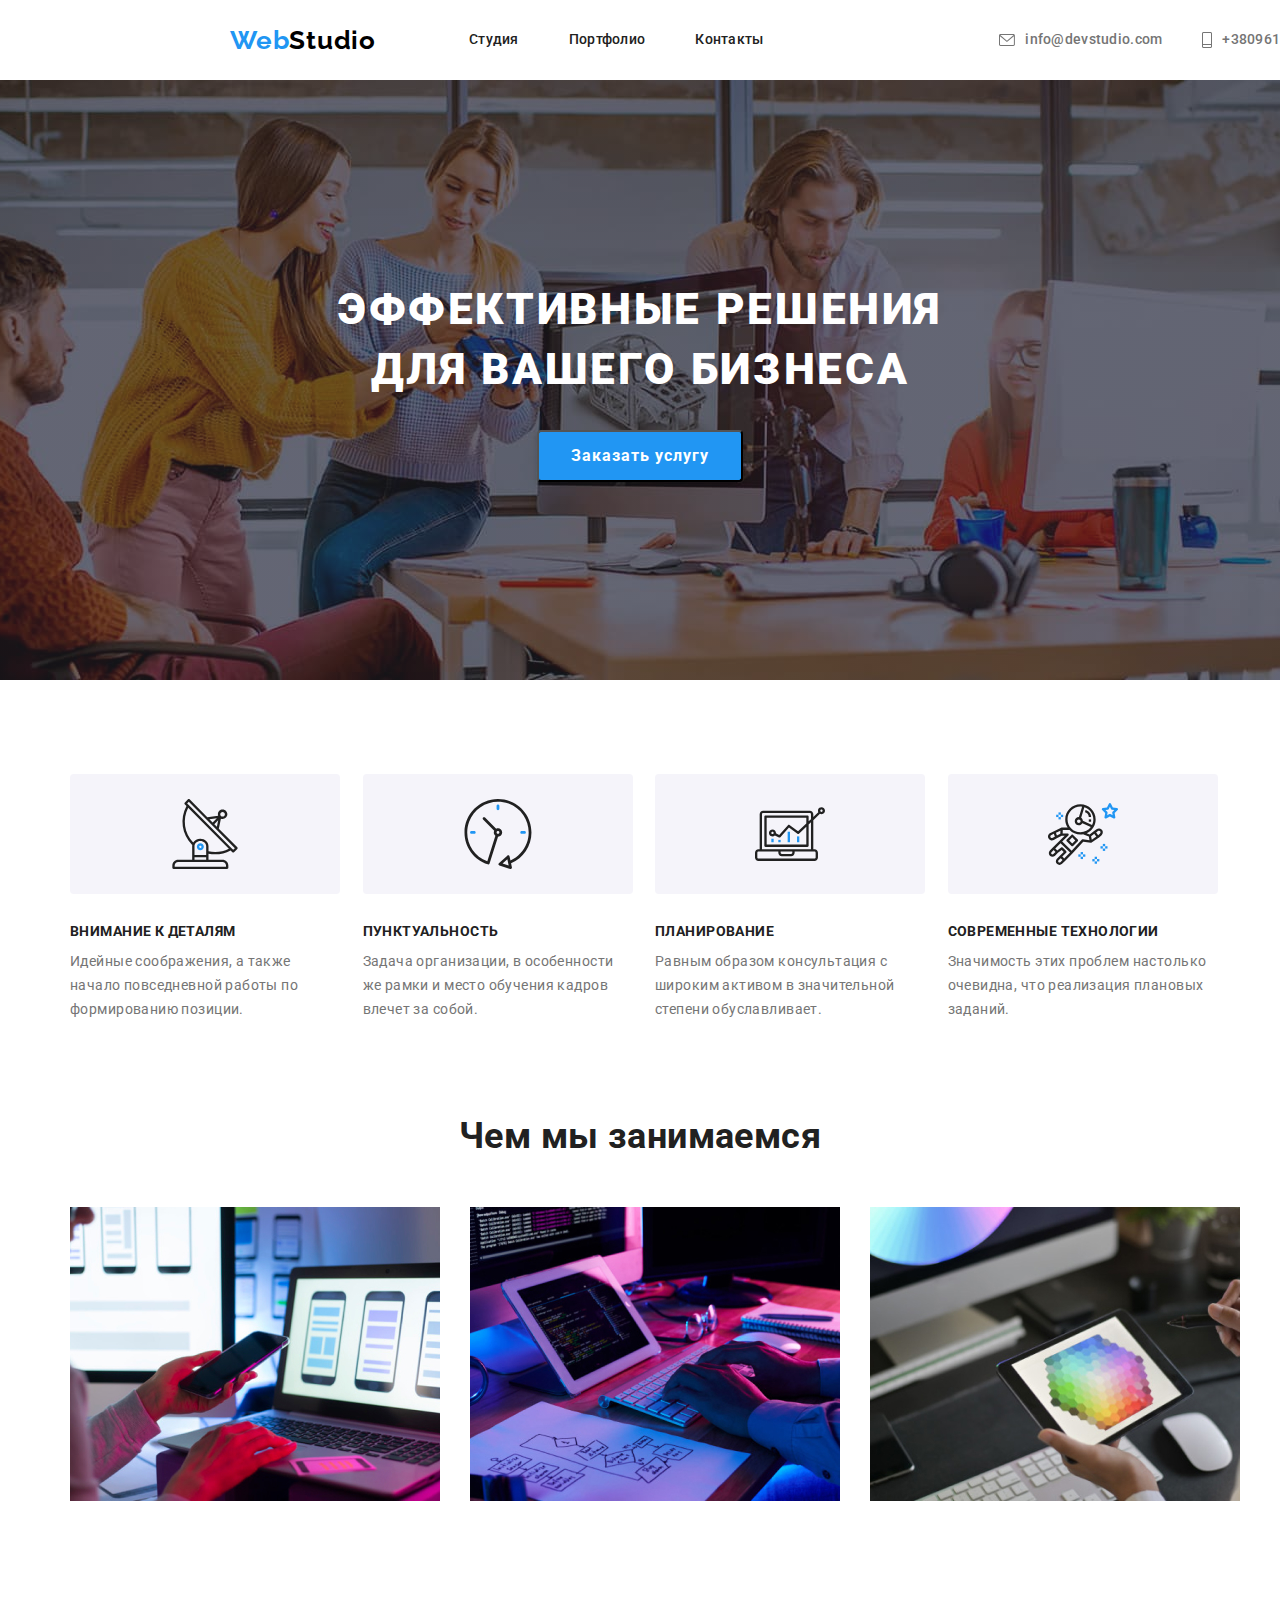
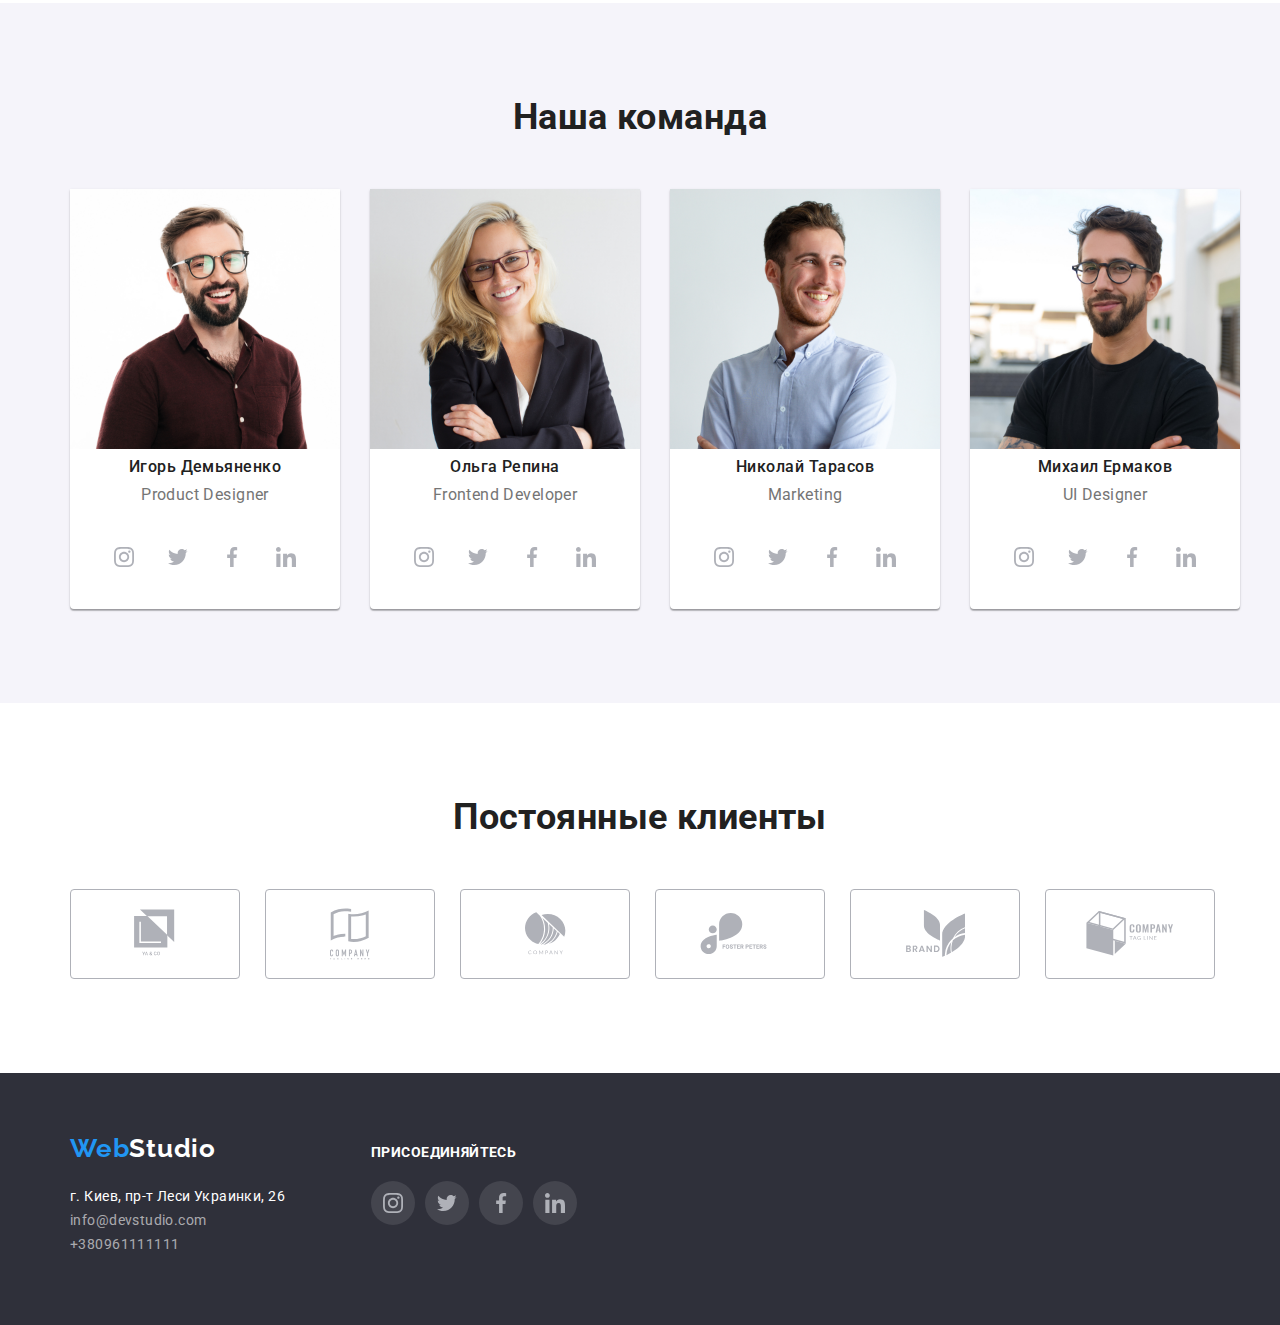
<file: index.html>
<!DOCTYPE html>
<html lang="en">
  <head>
    <meta charset="UTF-8" />
    <meta name="viewport" content="width=device-width, initial-scale=1.0" />
    <title>Document</title>

    <link
      href="https://fonts.googleapis.com/css2?family=Raleway:wght@700&family=Roboto:wght@400;500;700;900&display=swap"
      rel="stylesheet"
    />

    <link
      rel="stylesheet"
      href="https://cdnjs.cloudflare.com/ajax/libs/modern-normalize/0.6.0/modern-normalize.min.css"
    />

    <link rel="stylesheet" href="./css/styles.css" />
  </head>

  <body class="page">
    <header class="page-header">
      <div class="container flexbox">
        <nav class="navigation">
          <a href="./index.html" class="logo current"
            ><span class="logoacc">Web</span>Studio</a
          >
          <ul class="site-nav list">
            <li class="menu-item">
              <a href="./index.html" class="link">Студия</a>
            </li>
            <li class="menu-item">
              <a href="./portfolio.html" class="link">Портфолио</a>
            </li>
            <li class="menu-item"><a href="" class="link">Контакты</a></li>
          </ul>
        </nav>

        <div class="proba">
          <a href="mailto:info@devstudio.com" class="info">
            <svg class="button-info">
              <use
                width="16"
                height="12"
                href="./images/sprite.svg#envelope"
              ></use>
            </svg>
            info@devstudio.com
          </a>

          <a href="tel:+380961111111" class="tel info">
            <svg class="button-info-tel">
              <use href="./images/sprite.svg#icon-tel-1"></use>
            </svg>
            +380961111111</a
          >
        </div>
      </div>
    </header>

    <main>
      <article>
        <section class="hero">
          <div class="container-hero">
            <div class="container-hero">
              <h1 class="hero-title">
                Эффективные решения <br />
                для вашего бизнеса
              </h1>
              <button type="button" class="hero-button">Заказать услугу</button>
            </div>
          </div>
        </section>

        <section class="section-one sec">
          <div class="container">
            <ul class="section list">
              <li class="zzz list-item">
                <h3 class="section-sub">Внимание к деталям</h3>
                <div class="paragraf">
                  Идейные соображения, а также начало повседневной работы по
                  формированию позиции.
                </div>
              </li>

              <li class="zzz list-item">
                <h3 class="section-sub">Пунктуальность</h3>
                <div class="paragraf">
                  Задача организации, в особенности же рамки и место обучения
                  кадров влечет за собой.
                </div>
              </li>

              <li class="zzz list-item">
                <h3 class="section-sub">Планирование</h3>
                <div class="paragraf">
                  Равным образом консультация с широким активом в значительной
                  степени обуславливает.
                </div>
              </li>

              <li class="zzz list-item">
                <h3 class="section-sub">Современные технологии</h3>
                <div class="paragraf">
                  Значимость этих проблем настолько очевидна, что реализация
                  плановых заданий.
                </div>
              </li>
            </ul>
          </div>
        </section>

        <section class="section-one margin-botton">
          <div class="container">
            <h2 class="section-title">Чем мы занимаемся</h2>
            <ul class="robota list flex">
              <li class="rob">
                <img
                  src="./images/img.jpg"
                  width="370"
                  height="294"
                  alt="картинка синхронизации ПК"
                />
              </li>
              <li class="rob">
                <img
                  src="./images/img1.jpg"
                  width="370"
                  height="294"
                  alt="картинка напсаня кода"
                />
              </li>
              <li class="rob">
                <img
                  src="./images/img3.jpg"
                  width="370"
                  height="294"
                  alt="картинка мультицвет"
                />
              </li>
            </ul>
          </div>
        </section>

        <section class="section-one f margin-botton">
          <div class="container">
            <div class="bgc">
              <h2 class="section-title">Наша команда</h2>
              <ul class="section list">
                <li class="four">
                  <img
                    class="pictures"
                    src="./images/команда1.jpg"
                    width="270"
                    height="260"
                    alt="фото Игорь Демьяненко"
                  />
                  <h3 class="section-name">Игорь Демьяненко</h3>
                  <p class="section-en" lang="en">Product Designer</p>
                  <ul class="list button-a">
                    <li class="li-button">
                      <a class="href-button" href="">
                        <svg class="svg-button">
                          <use
                            href="./images/sprite.svg#icon-instagram-1"
                          ></use>
                        </svg>
                      </a>
                    </li>

                    <li class="li-button">
                      <a class="href-button" href="">
                        <svg class="svg-button">
                          <use href="./images/sprite.svg#icon-beard-1"></use>
                        </svg>
                      </a>
                    </li>

                    <li class="li-button">
                      <a class="href-button" href="">
                        <svg class="svg-button">
                          <use href="./images/sprite.svg#icon-facebook-1"></use>
                        </svg>
                      </a>
                    </li>

                    <li class="li-button">
                      <a class="href-button" href="">
                        <svg class="svg-button">
                          <use href="./images/sprite.svg#icon-linkedin-1"></use>
                        </svg>
                      </a>
                    </li>
                  </ul>
                </li>

                <li class="four">
                  <img
                    class="pictures"
                    src="./images/команда2.jpg"
                    width="270"
                    height="260"
                    alt="фото Ольга Репина"
                  />
                  <h3 class="section-name">Ольга Репина</h3>
                  <p class="section-en" lang="en">Frontend Developer</p>
                  <ul class="list button-a">
                    <li class="li-button">
                      <a class="href-button" href="">
                        <svg class="svg-button">
                          <use
                            href="./images/sprite.svg#icon-instagram-1"
                          ></use>
                        </svg>
                      </a>
                    </li>

                    <li class="li-button">
                      <a class="href-button" href="">
                        <svg class="svg-button">
                          <use href="./images/sprite.svg#icon-beard-1"></use>
                        </svg>
                      </a>
                    </li>

                    <li class="li-button">
                      <a class="href-button" href="">
                        <svg class="svg-button">
                          <use href="./images/sprite.svg#icon-facebook-1"></use>
                        </svg>
                      </a>
                    </li>

                    <li class="li-button">
                      <a class="href-button" href="">
                        <svg class="svg-button">
                          <use href="./images/sprite.svg#icon-linkedin-1"></use>
                        </svg>
                      </a>
                    </li>
                  </ul>
                </li>

                <li class="four">
                  <img
                    class="pictures"
                    src="./images/к3.jpg"
                    width="270"
                    height="260"
                    alt="фото Николай Тарасов"
                  />
                  <h3 class="section-name">Николай Тарасов</h3>
                  <p class="section-en" lang="en">Marketing</p>
                  <ul class="list button-a">
                    <li class="li-button">
                      <a class="href-button" href="">
                        <svg class="svg-button">
                          <use
                            href="./images/sprite.svg#icon-instagram-1"
                          ></use>
                        </svg>
                      </a>
                    </li>

                    <li class="li-button">
                      <a class="href-button" href="">
                        <svg class="svg-button">
                          <use href="./images/sprite.svg#icon-beard-1"></use>
                        </svg>
                      </a>
                    </li>

                    <li class="li-button">
                      <a class="href-button" href="">
                        <svg class="svg-button">
                          <use href="./images/sprite.svg#icon-facebook-1"></use>
                        </svg>
                      </a>
                    </li>

                    <li class="li-button">
                      <a class="href-button" href="">
                        <svg class="svg-button">
                          <use href="./images/sprite.svg#icon-linkedin-1"></use>
                        </svg>
                      </a>
                    </li>
                  </ul>
                </li>

                <li class="four">
                  <img
                    class="pictures"
                    src="./images/к4.jpg"
                    width="270"
                    height="260"
                    alt="фото Михаил Ермаков"
                  />
                  <h3 class="section-name">Михаил Ермаков</h3>
                  <p class="section-en" lang="en">UI Designer</p>
                  <ul class="list button-a">
                    <li class="li-button">
                      <a class="href-button" href="">
                        <svg class="svg-button">
                          <use
                            href="./images/sprite.svg#icon-instagram-1"
                          ></use>
                        </svg>
                      </a>
                    </li>

                    <li class="li-button">
                      <a class="href-button" href="">
                        <svg class="svg-button">
                          <use href="./images/sprite.svg#icon-beard-1"></use>
                        </svg>
                      </a>
                    </li>

                    <li class="li-button">
                      <a class="href-button" href="">
                        <svg class="svg-button">
                          <use href="./images/sprite.svg#icon-facebook-1"></use>
                        </svg>
                      </a>
                    </li>

                    <li class="li-button">
                      <a class="href-button" href="">
                        <svg class="svg-button">
                          <use href="./images/sprite.svg#icon-linkedin-1"></use>
                        </svg>
                      </a>
                    </li>
                  </ul>
                </li>
              </ul>
            </div>
          </div>
        </section>

        <section class="sec">
          <div class="container">
            <h2 class="section-title">Постоянные клиенты</h2>
            <ul class="list li-icon">
              <li class="six-link">
                <a class="logo-link" href="">
                  <svg class="logo-one">
                    <use href="./images/sprite.svg#icon-Client-1-1"></use>
                  </svg>
                </a>
              </li>

              <li class="six-link">
                <a class="logo-link" href="">
                  <svg class="logo-two">
                    <use href="./images/sprite.svg#icon-logo-2-1"></use>
                  </svg>
                </a>
              </li>

              <li class="six-link">
                <a class="logo-link" href="">
                  <svg class="logo-three">
                    <use href="./images/sprite.svg#icon-logo-3-1"></use>
                  </svg>
                </a>
              </li>

              <li class="six-link">
                <a class="logo-link" href="">
                  <svg class="logo-four">
                    <use href="./images/sprite.svg#icon-logo-4-1"></use>
                  </svg>
                </a>
              </li>

              <li class="six-link">
                <a class="logo-link" href="">
                  <svg class="logo-five">
                    <use href="./images/sprite.svg#icon-logo-5-1"></use>
                  </svg>
                </a>
              </li>

              <li class="six-link">
                <a class="logo-link" href="">
                  <svg class="logo-six">
                    <use href="./images/sprite.svg#icon-logo-6-1"></use>
                  </svg>
                </a>
              </li>
            </ul>
          </div>
        </section>
      </article>
    </main>

    <footer class="fon">
      <div class="container flexbox">
        <div class="footer">
          <div class="margin">
            <a href="./index.html" class="logo current"
              ><span class="logoacc">Web</span
              ><span class="logodark">Studio</span></a
            >
          </div>

          <div class="margin-nav">
            <span class="addres link">г. Киев, пр-т Леси Украинки, 26</span>

            <a href="mailto:info@devstudio.com" class="info-footer"
              >info@devstudio.com</a
            >
            <a href="tel:+380961111111" class="info-footer">+380961111111</a>
          </div>
        </div>

        <div class="footer-icon">
          <h3 class="tekst-footer">ПРИСОЕДИНЯЙТЕСЬ</h3>
          <ul class="list icon-footer">
            <li class="li-button">
              <a class="href-button white" href="">
                <svg class="svg-button">
                  <use href="./images/sprite.svg#icon-instagram-1"></use>
                </svg>
              </a>
            </li>

            <li class="li-button">
              <a class="href-button white" href="">
                <svg class="svg-button">
                  <use href="./images/sprite.svg#icon-beard-1"></use>
                </svg>
              </a>
            </li>

            <li class="li-button">
              <a class="href-button white" href="">
                <svg class="svg-button">
                  <use href="./images/sprite.svg#icon-facebook-1"></use>
                </svg>
              </a>
            </li>

            <li class="li-button">
              <a class="href-button white" href="">
                <svg class="svg-button">
                  <use href="./images/sprite.svg#icon-linkedin-1"></use>
                </svg>
              </a>
            </li>
          </ul>
        </div>
      </div>
    </footer>
  </body>
</html>
</file>
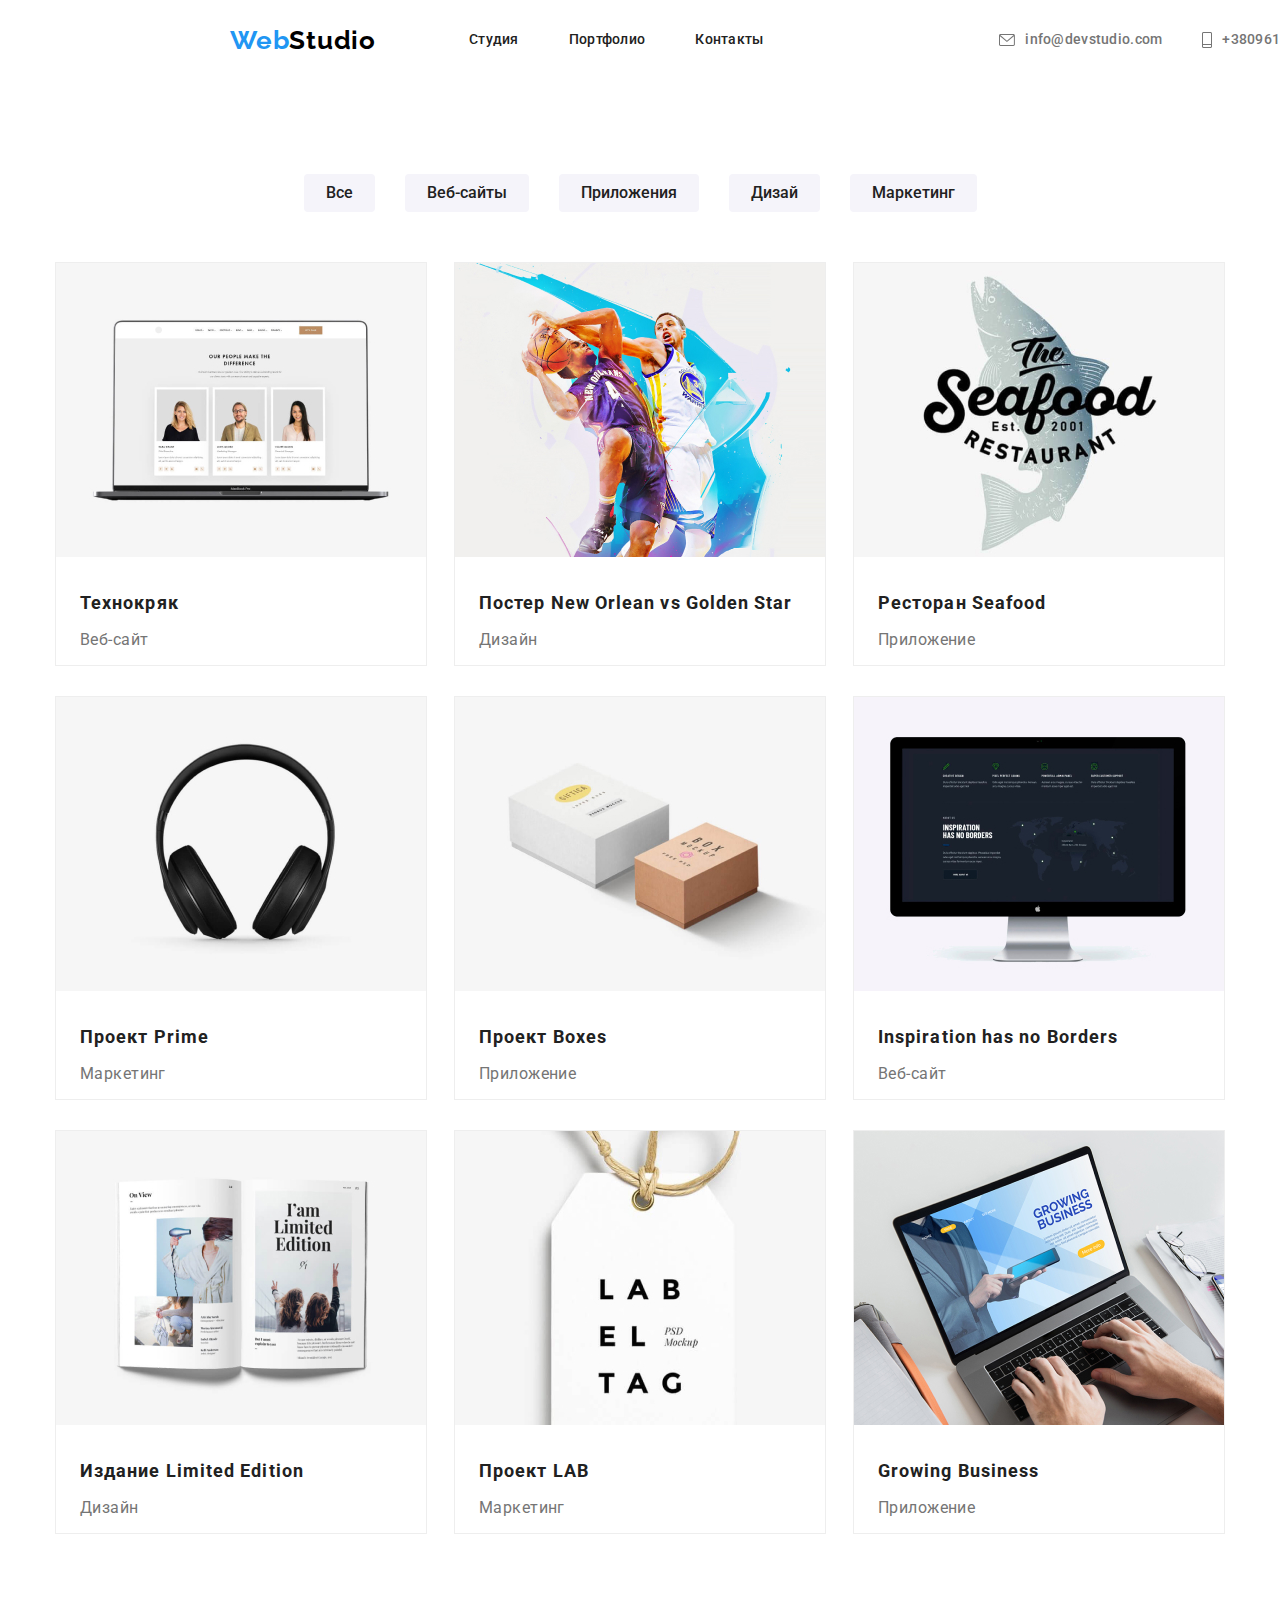
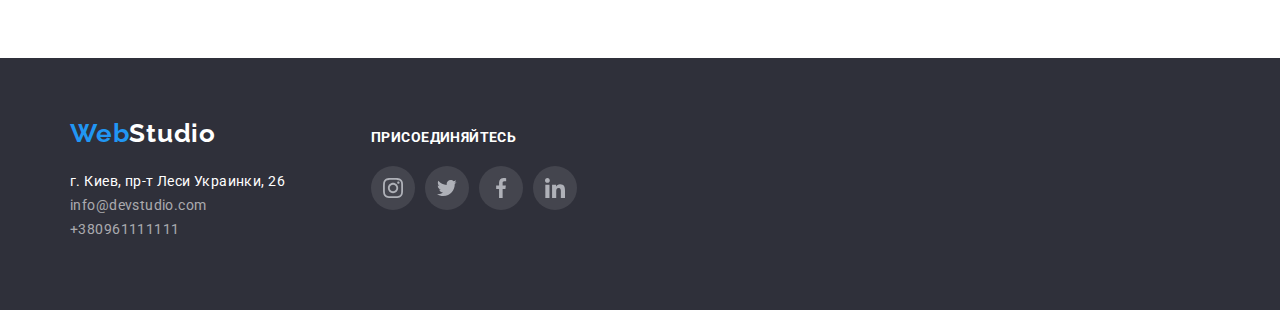
<file: portfolio.html>
<!DOCTYPE html>
<html lang="en">
  <head>
    <meta charset="UTF-8" />
    <meta name="viewport" content="width=device-width, initial-scale=1.0" />
    <title>Document</title>
    <link
      href="https://fonts.googleapis.com/css2?family=Raleway:wght@700&family=Roboto:wght@400;500;700;900&display=swap"
      rel="stylesheet"
    />

    <link
      rel="stylesheet"
      href="https://cdnjs.cloudflare.com/ajax/libs/modern-normalize/0.6.0/modern-normalize.min.css"
    />

    <link rel="stylesheet" href="./css/styles.css" />
  </head>

  <body class="page">
    <header class="page-header">
      <div class="container flexbox">
        <nav class="navigation">
          <a href="./index.html" class="logo current"
            ><span class="logoacc">Web</span>Studio</a
          >
          <ul class="site-nav list">
            <li class="menu-item">
              <a href="./index.html" class="link">Студия</a>
            </li>
            <li class="menu-item">
              <a href="./portfolio.html" class="link">Портфолио</a>
            </li>
            <li class="menu-item"><a href="" class="link">Контакты</a></li>
          </ul>
        </nav>

        <div class="proba">
          <a href="mailto:info@devstudio.com" class="info">
            <svg class="button-info">
              <use
                width="16"
                height="12"
                href="./images/sprite.svg#envelope"
              ></use>
            </svg>
            info@devstudio.com
          </a>

          <a href="tel:+380961111111" class="tel info">
            <svg class="button-info-tel">
              <use href="./images/sprite.svg#icon-tel-1"></use>
            </svg>
            +380961111111
          </a>
        </div>
      </div>
    </header>

    <main>
      <article>
        <div class="div">
          <div class="container">
            <div class="container-button flexbox">
              <button type="button" class="button">Все</button>
              <button type="button" class="button">Веб-сайты</button>
              <button type="button" class="button">Приложения</button>
              <button type="button" class="button">Дизай</button>
              <button type="button" class="button">Маркетинг</button>
            </div>
          </div>
        </div>

        <section class="margin-botton">
          <div class="container-wrap">
            <ul class="section wrap list">
              <li class="item-portfolio">
                <img
                  src="./images/p1img.jpg"
                  width="370"
                  height="294"
                  alt="вид веб-сайта"
                />
                <div class="text">
                  <h3 class="section-titles">Технокряк</h3>
                  <p class="job">Веб-сайт</p>
                </div>
              </li>

              <li class="item-portfolio">
                <img
                  src="./images/p2img.jpg"
                  width="370"
                  height="294"
                  alt="баскетболисты"
                />
                <div class="text">
                  <h3 class="section-titles">
                    Постер New Orlean vs Golden Star
                  </h3>
                  <p class="job">Дизайн</p>
                </div>
              </li>

              <li class="item-portfolio">
                <img
                  src="./images/p3img.jpg"
                  width="370"
                  height="294"
                  alt="ресторан-рыба"
                />
                <div class="text">
                  <h3 class="section-titles">Ресторан Seafood</h3>
                  <p class="job">Приложение</p>
                </div>
              </li>

              <li class="item-portfolio">
                <img
                  src="./images/p4img.jpg"
                  width="370"
                  height="294"
                  alt="наушники"
                />
                <div class="text">
                  <h3 class="section-titles">Проект Prime</h3>
                  <p class="job">Маркетинг</p>
                </div>
              </li>

              <li class="item-portfolio">
                <img
                  src="./images/p5img.jpg"
                  width="370"
                  height="294"
                  alt="коробки"
                />
                <div class="text">
                  <h3 class="section-titles">Проект Boxes</h3>
                  <p class="job">Приложение</p>
                </div>
              </li>

              <li class="item-portfolio">
                <img
                  src="./images/p6img.jpg"
                  width="370"
                  height="294"
                  alt="компьютер"
                />
                <div class="text">
                  <h3 class="section-titles">Inspiration has no Borders</h3>
                  <p class="job">Веб-сайт</p>
                </div>
              </li>

              <li class="item-portfolio">
                <img
                  src="./images/p7img.jpg"
                  width="370"
                  height="294"
                  alt="книга"
                />
                <div class="text">
                  <h3 class="section-titles">Издание Limited Edition</h3>
                  <p class="job">Дизайн</p>
                </div>
              </li>

              <li class="item-portfolio">
                <img
                  src="./images/p8img.jpg"
                  width="370"
                  height="294"
                  alt="бирка"
                />
                <div class="text">
                  <h3 class="section-titles">Проект LAB</h3>
                  <p class="job">Маркетинг</p>
                </div>
              </li>

              <li class="item-portfolio">
                <img
                  src="./images/p9img.jpg"
                  width="370"
                  height="294"
                  alt="ноутбук"
                />
                <div class="text">
                  <h3 class="section-titles">Growing Business</h3>
                  <p class="job">Приложение</p>
                </div>
              </li>
            </ul>
          </div>
        </section>
      </article>
    </main>

    <footer class="fon">
      <div class="container flexbox">
        <div class="footer">
          <div class="margin">
            <a href="./index.html" class="logo current"
              ><span class="logoacc">Web</span
              ><span class="logodark">Studio</span></a
            >
          </div>

          <div class="margin-nav">
            <span class="addres link">г. Киев, пр-т Леси Украинки, 26</span>

            <a href="mailto:info@devstudio.com" class="info-footer"
              >info@devstudio.com</a
            >
            <a href="tel:+380961111111" class="info-footer">+380961111111</a>
          </div>
        </div>

        <div class="footer-icon">
          <h3 class="tekst-footer">ПРИСОЕДИНЯЙТЕСЬ</h3>
          <ul class="list icon-footer">
            <li class="li-button">
              <a class="href-button white" href="">
                <svg class="svg-button">
                  width="20" height="20"
                  <use href="./images/sprite.svg#icon-instagram-1"></use>
                </svg>
              </a>
            </li>

            <li class="li-button">
              <a class="href-button white" href="">
                <svg class="svg-button">
                  width="20" height="20"
                  <use href="./images/sprite.svg#icon-beard-1"></use>
                </svg>
              </a>
            </li>

            <li class="li-button">
              <a class="href-button white" href="">
                <svg class="svg-button">
                  width="20" height="20"
                  <use href="./images/sprite.svg#icon-facebook-1"></use>
                </svg>
              </a>
            </li>

            <li class="li-button">
              <a class="href-button white" href="">
                <svg class="svg-button">
                  width="20" height="20"
                  <use href="./images/sprite.svg#icon-linkedin-1"></use>
                </svg>
              </a>
            </li>
          </ul>
        </div>
      </div>
    </footer>
  </body>
</html>
</file>
<file: css/styles.css>
/* цвет основного текста 
color: */

/* цвет студия color:; */
/* цвет акцента color: #2196F3; */
/* цвет портфолио color: ; */
/* эффективные решения color: #FFFFFF; */
/* внимание к деталям color: #212121; */
/* чем мы занимаемся color: #212121 */
/* подписи к фото продукт дес...color: #757575; */
/* футер инфо и тел color: rgba(255, 255, 255, 0.6); */
/* хедер тел color: #757575; */
/* вторичный цвет фона F5F4FA */
/* бекграунд background: #E5E5E5 */
/* бекграунт черный 2F303A */
/* фон наша команда и кнопок F5F4FA */

html {
  box-sizing: border-box;
}

*,
*::after,
*::before {
  box-sizing: inherit;
}

:root {
  --primary-text-color: #757575;
  --title-text-color: #000000;
  --accent-color: #2196f3;
  --wite-color: #ffffff;
  --dark-color: #212121;
  --transparent: rgba(255, 255, 255, 0.6);
  --fon-button: F5F4FA;
}

.page {
  background-color: var(--wite-color);
  color: var(--primary-text-color);

  font-family: Roboto, sans-serif;
  font-size: 14px;
  line-height: 1.71;
  letter-spacing: 0.03em;
}

.list {
  padding: 0;
  margin: 0;
  list-style: none;
}

.link {
  text-decoration: none;
}

.flexbox {
  display: flex;
}

.page-header .flexbox {
  align-items: center;
}

.page-header {
  margin-right: auto;
  margin-left: auto;

  width: 1600px;
}

.mhh.link {
  display: flex;
  justify-content: flex-end;
  margin-left: auto;
}

.logo.current {
  color: var(--title-text-color);

  font-family: Raleway, sans-serif;
  letter-spacing: 0.03em;
  font-weight: bold;
  font-size: 26px;
  line-height: 1.19;
  text-decoration: none;
}

.margin {
  margin-bottom: 20px;
}

.margin-botton {
  padding-bottom: 94px;
  margin-right: auto;
  margin-left: auto;
}

.logo.current .logoacc {
  color: var(--accent-color);
  font-family: Raleway, sans-serif;
  letter-spacing: 0.03em;
  font-weight: bold;
  font-size: 26px;
  line-height: 1.19;
}

.fon .logodark {
  color: var(--wite-color);
}

.site-nav {
  display: flex;
  margin-left: 93px;
}

.site-nav .margin-header + .margin-header {
  margin-left: 50px;
}

.site-nav .link {
  color: var(--dark-color);

  font-weight: 500;
  font-size: 14px;
  line-height: 1.14;
  letter-spacing: 0.02em;

  display: block;
  padding-top: 32px;
  padding-bottom: 32px;
}

.site-nav .link:hover,
.site-nav .link:focus {
  color: var(--accent-color);
}

.info {
  color: var(--primary-text-color);

  font-weight: 500;
  font-size: 14px;
  line-height: 1.14;
  letter-spacing: 0.02em;
  text-decoration: none;
  display: flex;
  align-items: center;
}

.info:hover {
  color: var(--accent-color);
}
.info-footer {
  font-family: Roboto;
  font-style: normal;
  font-weight: normal;
  font-size: 14px;
  line-height: 1.71;
  color: rgba(255, 255, 255, 0.6);

  margin-bottom: 9px;

  text-decoration: none;
}

.proba {
  display: flex;
  align-items: center;
  /* align-content: space-between; */
}

.button-info {
  display: flex;
  align-items: center;
  width: 16px;
  height: 12px;
  fill: currentColor;
  margin-right: 10px;
}

.button-info-tel {
  display: flex;
  align-items: center;
  width: 10px;
  height: 16px;
  fill: currentColor;
  margin-right: 10px;
}

.tel {
  color: var(--primary-text-color);

  font-weight: 500;
  font-size: 14px;
  line-height: 1.14;
  letter-spacing: 0.02em;
  text-decoration: none;
}
.tel:hover {
  color: var(--accent-color);
}

/* второй */

.sec {
  padding-top: 94px;
  padding-bottom: 94px;
  max-width: 1600px;
  margin-right: auto;
  margin-left: auto;
}

.secc {
  padding-bottom: 94px;
}

.flex {
  display: flex;
}

.site.mh + .mh {
  margin-left: 50px;
}

/* герой */
/* 1111111111111111111111111 */
/* .container-one {
  width: 1170px;
  padding-right: 15px;
  padding-left: 15px;
  margin-right: auto;
  margin-left: auto;
} */

.hero.container-hero {
  max-width: 1600px;
  min-height: 600px;
  margin-right: auto;
  margin-left: auto;
}

.hero {
  display: block;
  text-align: center;
  margin-right: auto;
  margin-left: auto;

  max-height: 600px;

  background: #2f303a;

  background-image: linear-gradient(
      to right,
      rgba(47, 48, 58, 0.4),
      rgba(47, 48, 58, 0.4)
    ),
    url(../images/herogo.jpg);

  background-size: cover;
  background-repeat: no-repeat;
  background-position: center;
}

.hero-title {
  color: var(--wite-color);
  padding-top: 200px;
  padding-bottom: 30px;
  margin: 0;

  font-weight: 900;
  font-size: 44px;
  line-height: 1.36;

  text-align: center;
  letter-spacing: 0.06em;
  text-transform: uppercase;

  /* padding: 200px 452px 280px; */
}

/* четыре в ряд */

.container {
  width: 1170px;
  padding: 0 15px;
  margin-right: auto;
  margin-left: auto;
}

.section {
  display: flex;
}

.zzz {
  width: calc((100% - 30px * 3) / 4);
}

.zzz:not(:last-child) {
  margin-right: 30px;
}

.zzz.list-item::before {
  display: block;
  content: "";
  height: 120px;
  width: 270px;
  background-repeat: no-repeat;
  background-position: center;
  background-color: #f5f4fa;
  border-radius: 4px;
  margin-bottom: 30px;
}

.zzz.list-item:nth-child(1)::before {
  background-image: url(../images/antenna.svg);
}

.zzz.list-item:nth-child(2)::before {
  background-image: url(../images/clock.svg);
}

.zzz.list-item:nth-child(3)::before {
  background-image: url(../images/diagram.svg);
}

.zzz.list-item:nth-child(4)::before {
  background-image: url(../images/astronaut.svg);
}

.paragraf {
  width: 270px;
}
/* шапка */

.site-nav {
  display: flex;
}

.menu-item:not(:last-child) {
  margin-right: 50px;
}

.navigation {
  display: flex;
  align-items: center;
  margin-right: auto;
}

.page-header .flexbox {
  align-items: center;
  justify-content: flex-end;
}

.page-header .info {
  margin-right: 40px;
}

/* чем мы занимаемся */

.rob:not(:last-child) {
  margin-right: 30px;
}

/* наша команда */

.button-a {
  display: flex;
  justify-content: center;
  align-items: center;
  padding: 30px 32px;
}

.li-button:not(:last-child) {
  margin-right: 10px;
}

.href-button {
  background-color: FFFFFF;
  width: 44px;
  height: 44px;
  padding: 12px;
  display: flex;
  border: transparent;
  border-radius: 50%;
  justify-content: center;
  align-items: center;
}

.href-button:hover {
  background-color: var(--accent-color);
}

.href-button:hover .svg-button {
  fill: var(--wite-color);
}

.svg-button {
  fill: #afb1b8;
}

.four {
  width: calc((100% - 30px * 3) / 4);
  width: 270px;
  background-color: #fff;
  box-shadow: 0px 1px 3px rgba(0, 0, 0, 0.12), 0px 1px 1px rgba(0, 0, 0, 0.14),
    0px 2px 1px rgba(0, 0, 0, 0.2);
  border-radius: 0px 0px 4px 4px;
}

.section-one.f.sec {
  background-color: #f5f4fa;
}

.section-one.f.margin-botton {
  background: #f5f4fa;
  padding-top: 94px;
}

.bgc {
  background-color: #f5f4fa;
}

.four:not(:last-child) {
  margin-right: 30px;
}

.li-icon {
  display: flex;
  box-sizing: border-box;
  justify-content: space-between;
}

.six-link {
  margin: 0;
  width: calc((100% - 30px * 5) / 6);
  height: 90px;
}

.logo-link {
  display: flex;
  margin: 0;
  width: 170px;
  height: 90px;
  color: #afb1b8;
  border: 1px solid #afb1b8;
  border-radius: 4px;
  justify-content: center;
  align-items: center;
}

.logo-one {
  width: 100%;
  height: 100%;
  fill: currentColor;
}

.logo-two {
  width: 40px;
  height: 52px;
  fill: currentColor;
}

.logo-three {
  width: 41px;
  height: 43px;
  fill: currentColor;
}

.logo-four {
  width: 80px;
  height: 42px;
  fill: currentColor;
}

.logo-five {
  width: 59px;
  height: 47px;
  fill: currentColor;
}

.logo-six {
  width: 88px;
  height: 45px;
  fill: currentColor;
}

.logo-link:hover {
  color: var(--accent-color);
  border: 1px solid var(--accent-color);
}

/* футер */

.fon {
  background: #2f303a;
  margin-right: auto;
  margin-left: auto;
}

.footer {
  height: 252px;
  padding-top: 60px;
  padding-bottom: 60px;
  width: 231px;
}

.section .section-subtitle {
  color: var(--dark-color);
  font-weight: 700;
  font-size: 14px;
  line-height: 1.14;
  letter-spacing: 0.03em;
  text-transform: uppercase;
  margin-bottom: 26px;
  margin-top: 0;
}

.section .section-sub {
  color: var(--dark-color);
  font-weight: 700;
  font-size: 14px;
  line-height: 1.14;
  letter-spacing: 0.03em;
  text-transform: uppercase;
  margin-bottom: 10px;
  margin-top: 0;
  width: 270px;
}

.section-title {
  color: var(--dark-color);
  font-weight: 700;
  font-size: 36px;
  line-height: 1.16;
  margin-bottom: 50px;

  margin-top: 0;
  text-align: center;
}

/* .section-title-const {
  color: var(--dark-color);
  font-weight: 700;
  font-size: 36px;
  line-height: 1.16;
  margin-bottom: 50px;

  margin-top: 0;
  text-align: center;
} */

.section-name {
  font-weight: 500;
  font-size: 16px;
  line-height: 1.19;
  font-style: normal;

  text-align: center;
  letter-spacing: 0.03em;
  margin-bottom: 10px;
  margin-top: 0;

  color: var(--dark-color);
}

.section .section-titles {
  font-weight: 700;
  font-size: 18px;
  line-height: 2;
  letter-spacing: 0.06em;
  color: var(--dark-color);
  margin-bottom: 4px;
  margin-top: 0;
}

.section .section-en {
  font-size: 16px;
  line-height: 1.18;

  text-align: center;
  margin-bottom: 0px;
  margin-top: 0;
}

.hero-button {
  color: var(--wite-color);
  background-color: var(--accent-color);

  font-family: Roboto;
  font-style: normal;
  font-weight: bold;
  font-size: 16px;
  line-height: 1.8;
  /* display: flex; */
  align-items: center;
  text-align: center;
  letter-spacing: 0.06em;

  padding: 10px 32px;

  margin-bottom: 200px;

  /* width: 200px;
  height: 50px; */

  box-shadow: 0px 4px 4px rgba(0, 0, 0, 0.15);
  border-radius: 4px;
}

.container-button .button {
  font-weight: 500;
  font-size: 16px;
  line-height: 1.62;
  padding: 6px 22px;
  background: #f5f4fa;

  border-radius: 4px;
  border: none;
}

.container-button .button:not(:last-child) {
  margin-right: 30px;
}

.addres {
  color: var(--wite-color);
  margin-bottom: 9px;
  margin-top: 0;

  font-family: Roboto;
  font-style: normal;
  font-weight: normal;
  font-size: 14px;
  line-height: 1.7;
  color: #ffffff;
}
.margin-nav .info-footer {
  color: var(--transparent);
  margin-bottom: 9px;
}

.button {
  color: var(--dark-color);
  background-color: var(--fon-button);
}

.button:hover,
.button:focus {
  color: var(--wite-color);
  background-color: var(--accent-color);
}

.section .job {
  font-size: 16px;
  line-height: 1.87;
  margin-bottom: 0px;
  margin-top: 0;
}

/* портфолио */

.margin-botton .container-wrap {
  width: 1170px;
  margin-right: auto;
  margin-left: auto;
}

.item-portfolio {
  flex-basis: calc((100% - 90px) / 3);

  background: #ffffff;
  border: 1px solid #eeeeee;
  box-sizing: border-box;

  height: 404px;
  /* margin-right: 30px; */
  margin-bottom: 30px;
}

.item-portfolio:hover {
  border: 1px solid #eeeeee;
  box-sizing: border-box;
  box-shadow: 0px 1px 1px rgba(0, 0, 0, 0.12), 0px 4px 4px rgba(0, 0, 0, 0.06),
    1px 4px 6px rgba(0, 0, 0, 0.16);
}
/* 
.item-portfolio:nth-child(3n) {
  margin-right: 0;
} */

.section.wrap {
  display: flex;
  flex-wrap: wrap;
  box-sizing: border-box;
  justify-content: space-between;
}

.container-button {
  justify-content: center;

  padding-bottom: 50px;
  padding-top: 94px;
}

.div {
  max-width: 1600px;
  margin-right: auto;
  margin-left: auto;
}

.text {
  padding-right: 24px;
  padding-bottom: 20px;
  padding-top: 20px;
  padding-left: 24px;
  width: 370px;
}

.img {
  display: block;
  max-width: 100%;
  height: auto;
}

.footer-icon {
  margin-left: 70px;
}

.tekst-footer {
  font-family: Roboto;
  font-style: normal;
  font-weight: bold;
  font-size: 14px;
  line-height: 1.14;

  text-transform: uppercase;

  color: #ffffff;

  padding-bottom: 20px;
  padding-top: 72px;
  margin: 0;
}

.icon-footer {
  display: flex;
  justify-content: center;
  align-items: center;
}
.href-button.white {
  background: rgba(255, 255, 255, 0.1);
  width: 44px;
  height: 44px;
  padding: 12px;
  display: flex;
  border: transparent;
  border-radius: 50%;
  justify-content: center;
  align-items: center;
}

.href-button.white:hover {
  background-color: var(--accent-color);
}
</file>
